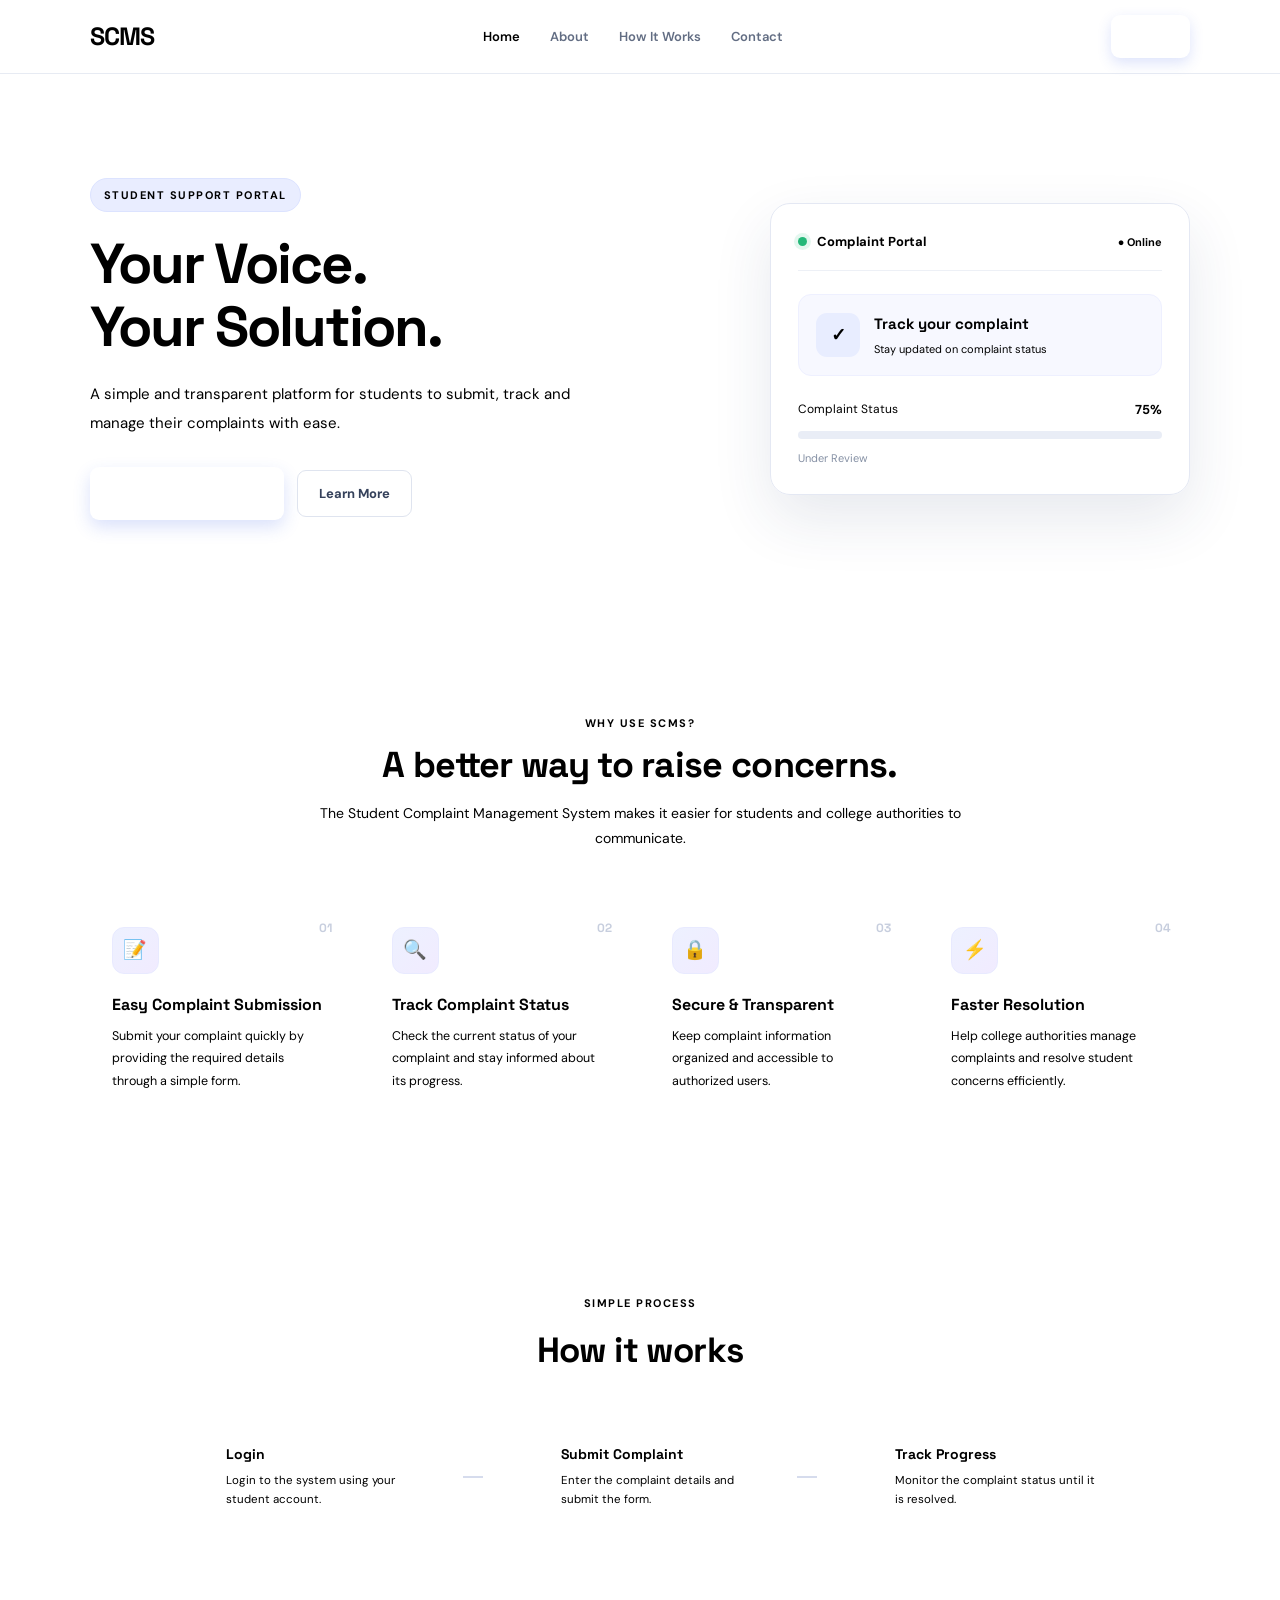
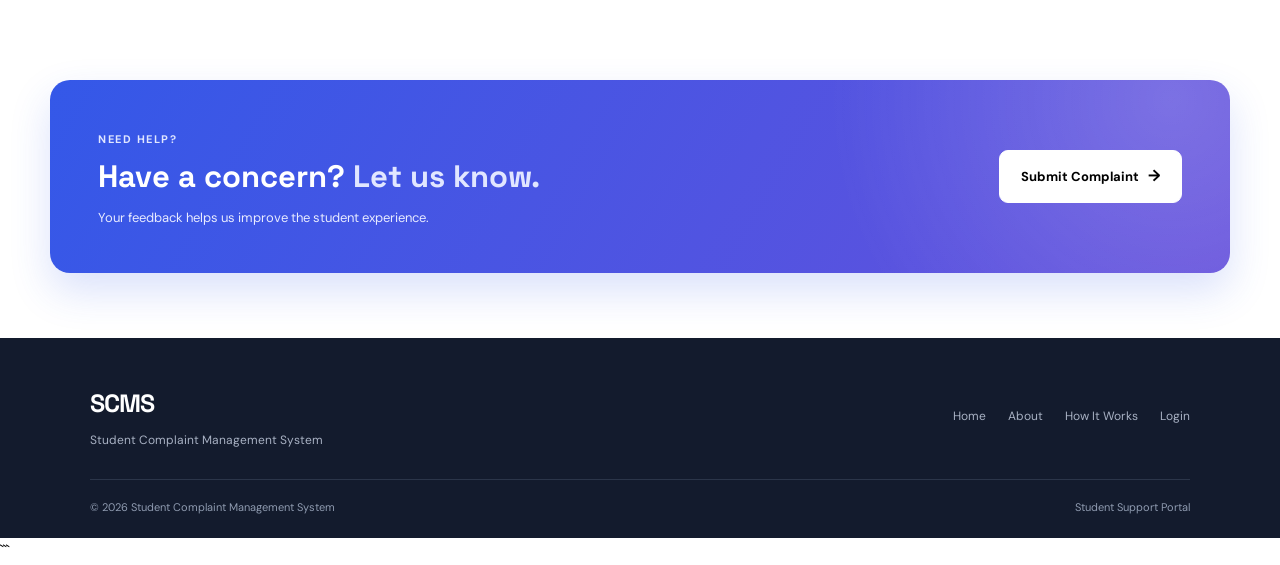
<file: index.html>
<!DOCTYPE html>
<html lang="en">
<head>
    <meta charset="UTF-8">
    <meta name="viewport" content="width=device-width, initial-scale=1.0">

    <title>Student Complaint Management System</title>

    <link rel="stylesheet" href="style.css">

    <link rel="preconnect" href="https://fonts.googleapis.com">
    <link rel="preconnect" href="https://fonts.gstatic.com" crossorigin>

    <link href="https://fonts.googleapis.com/css2?family=DM+Sans:wght@400;500;600;700&family=Space+Grotesk:wght@500;600;700&display=swap" rel="stylesheet">
</head>

<body>

    <!-- NAVBAR -->
    <header class="navbar">

        <div class="logo">
            SCMS
        </div>

        <nav class="nav-links">
            <a href="index.html" class="active">Home</a>
            <a href="#about">About</a>
            <a href="#process">How It Works</a>
            <a href="#contact">Contact</a>
        </nav>

        <a href="login.html" class="login-btn">
            Login
        </a>

    </header>


    <!-- HERO SECTION -->
    <section class="hero">

        <div class="hero-content">

            <span class="hero-label">
                STUDENT SUPPORT PORTAL
            </span>

            <h1>
                Your Voice.
                <span>Your Solution.</span>
            </h1>

            <p>
                A simple and transparent platform for students to
                submit, track and manage their complaints with ease.
            </p>

            <div class="hero-buttons">

                <a href="complaint.html" class="primary-btn">
                    Submit a Complaint
                    <span>→</span>
                </a>

                <a href="#process" class="secondary-btn">
                    Learn More
                </a>

            </div>

        </div>


        <!-- HERO CARD -->
        <div class="hero-card">

            <div class="card-header">
                <div class="status-dot"></div>
                <span>Complaint Portal</span>
                <span class="online">● Online</span>
            </div>

            <div class="complaint-preview">

                <div class="preview-icon">
                    ✓
                </div>

                <div>
                    <h3>Track your complaint</h3>
                    <p>Stay updated on complaint status</p>
                </div>

            </div>

            <div class="progress-section">

                <div class="progress-label">
                    <span>Complaint Status</span>
                    <strong>75%</strong>
                </div>

                <div class="progress-bar">
                    <div class="progress"></div>
                </div>

                <small>Under Review</small>

            </div>

        </div>

    </section>


    <!-- FEATURES -->
    <section class="features-section" id="about">

        <div class="section-heading">

            <span class="section-label">
                WHY USE SCMS?
            </span>

            <h2>
                A better way to
                <span>raise concerns.</span>
            </h2>

            <p>
                The Student Complaint Management System makes it easier
                for students and college authorities to communicate.
            </p>

        </div>


        <div class="feature-grid">

            <div class="feature-card">

                <div class="feature-number">01</div>

                <div class="feature-icon">
                    📝
                </div>

                <h3>Easy Complaint Submission</h3>

                <p>
                    Submit your complaint quickly by providing
                    the required details through a simple form.
                </p>

            </div>


            <div class="feature-card">

                <div class="feature-number">02</div>

                <div class="feature-icon">
                    🔍
                </div>

                <h3>Track Complaint Status</h3>

                <p>
                    Check the current status of your complaint
                    and stay informed about its progress.
                </p>

            </div>


            <div class="feature-card">

                <div class="feature-number">03</div>

                <div class="feature-icon">
                    🔒
                </div>

                <h3>Secure & Transparent</h3>

                <p>
                    Keep complaint information organized and
                    accessible to authorized users.
                </p>

            </div>


            <div class="feature-card">

                <div class="feature-number">04</div>

                <div class="feature-icon">
                    ⚡
                </div>

                <h3>Faster Resolution</h3>

                <p>
                    Help college authorities manage complaints
                    and resolve student concerns efficiently.
                </p>

            </div>

        </div>

    </section>


    <!-- HOW IT WORKS -->
    <section class="process-section" id="process">

        <div class="process-heading">

            <span class="section-label">
                SIMPLE PROCESS
            </span>

            <h2>
                How it works
            </h2>

        </div>


        <div class="steps">

            <div class="step">

                <div class="step-number">
                    01
                </div>

                <div>
                    <h3>Login</h3>

                    <p>
                        Login to the system using your student account.
                    </p>
                </div>

            </div>


            <div class="step-line"></div>


            <div class="step">

                <div class="step-number">
                    02
                </div>

                <div>
                    <h3>Submit Complaint</h3>

                    <p>
                        Enter the complaint details and submit the form.
                    </p>
                </div>

            </div>


            <div class="step-line"></div>


            <div class="step">

                <div class="step-number">
                    03
                </div>

                <div>
                    <h3>Track Progress</h3>

                    <p>
                        Monitor the complaint status until it is resolved.
                    </p>
                </div>

            </div>

        </div>

    </section>


    <!-- CTA -->
    <section class="cta-section">

        <div>

            <span class="section-label">
                NEED HELP?
            </span>

            <h2>
                Have a concern?
                <span>Let us know.</span>
            </h2>

            <p>
                Your feedback helps us improve the student experience.
            </p>

        </div>

        <a href="complaint.html" class="primary-btn">
            Submit Complaint
            <span>→</span>
        </a>

    </section>


    <!-- FOOTER -->
    <footer id="contact">

        <div class="footer-content">

            <div class="footer-brand">

                <div class="logo">
                    SCMS
                </div>

                <p>
                    Student Complaint Management System
                </p>

            </div>


            <div class="footer-links">

                <a href="index.html">Home</a>
                <a href="#about">About</a>
                <a href="#process">How It Works</a>
                <a href="login.html">Login</a>

            </div>

        </div>


        <div class="footer-bottom">
            <span>© 2026 Student Complaint Management System</span>
            <span>Student Support Portal</span>
        </div>

    </footer>


    <script src="script.js"></script>

</body>
</html>
```
</file>
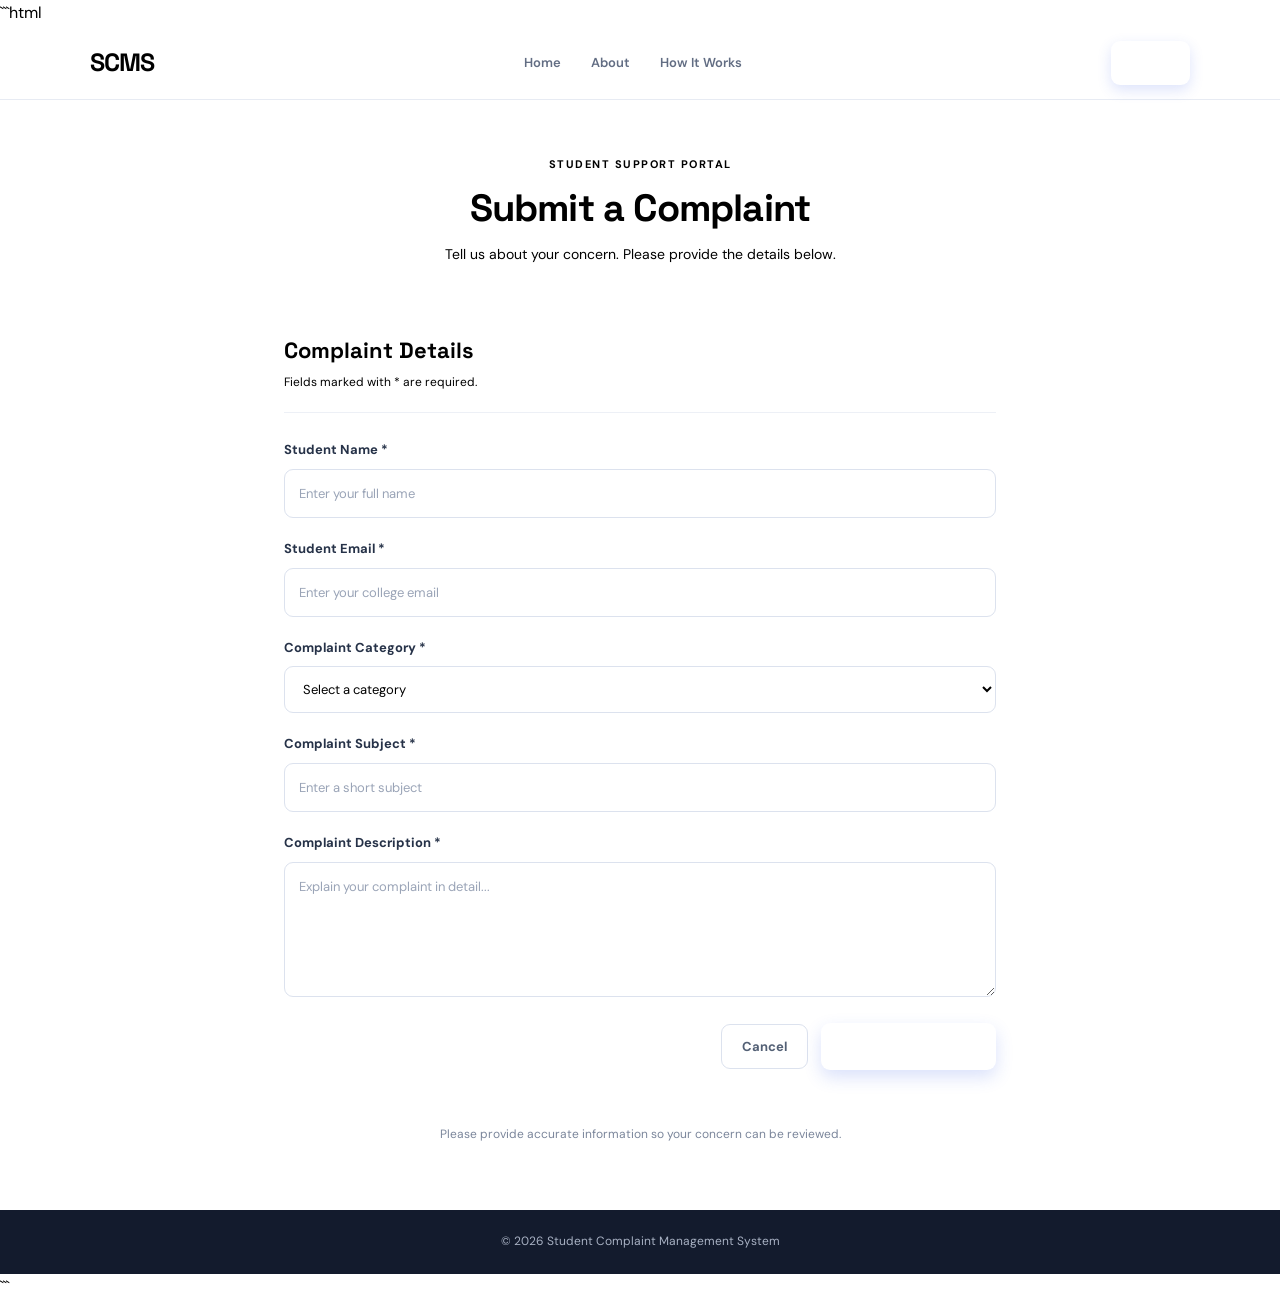
<file: complaint.html>
```html
<!DOCTYPE html>
<html lang="en">
<head>
    <meta charset="UTF-8">
    <meta name="viewport" content="width=device-width, initial-scale=1.0">

    <title>Submit Complaint | SCMS</title>

    <link rel="stylesheet" href="style.css">

    <link rel="preconnect" href="https://fonts.googleapis.com">
    <link rel="preconnect" href="https://fonts.gstatic.com" crossorigin>
    <link href="https://fonts.googleapis.com/css2?family=DM+Sans:wght@400;500;600;700&family=Space+Grotesk:wght@500;600;700&display=swap" rel="stylesheet">
</head>

<body>

    <header class="navbar">
        <div class="logo">SCMS</div>

        <nav class="nav-links">
            <a href="index.html">Home</a>
            <a href="index.html#about">About</a>
            <a href="index.html#process">How It Works</a>
        </nav>

        <a href="login.html" class="login-btn">Login</a>
    </header>

    <main class="complaint-page">

        <div class="complaint-heading">
            <span class="section-label">STUDENT SUPPORT PORTAL</span>
            <h1>Submit a Complaint</h1>
            <p>Tell us about your concern. Please provide the details below.</p>
        </div>

        <section class="complaint-form-card">

            <div class="form-intro">
                <h2>Complaint Details</h2>
                <p>Fields marked with * are required.</p>
            </div>

            <form id="complaintForm">

                <div class="form-group">
                    <label for="studentName">Student Name *</label>
                    <input
                        type="text"
                        id="studentName"
                        name="studentName"
                        placeholder="Enter your full name"
                        required
                    >
                </div>

                <div class="form-group">
                    <label for="studentEmail">Student Email *</label>
                    <input
                        type="email"
                        id="studentEmail"
                        name="studentEmail"
                        placeholder="Enter your college email"
                        required
                    >
                </div>

                <div class="form-group">
                    <label for="category">Complaint Category *</label>
                    <select id="category" name="category" required>
                        <option value="">Select a category</option>
                        <option value="Academic">Academic</option>
                        <option value="Examination">Examination</option>
                        <option value="Fees">Fees and Payments</option>
                        <option value="Facilities">College Facilities</option>
                        <option value="Staff">Staff Related</option>
                        <option value="Other">Other</option>
                    </select>
                </div>

                <div class="form-group">
                    <label for="subject">Complaint Subject *</label>
                    <input
                        type="text"
                        id="subject"
                        name="subject"
                        placeholder="Enter a short subject"
                        required
                    >
                </div>

                <div class="form-group">
                    <label for="description">Complaint Description *</label>
                    <textarea
                        id="description"
                        name="description"
                        rows="5"
                        placeholder="Explain your complaint in detail..."
                        required
                    ></textarea>
                </div>

                <div id="formMessage" class="form-message" role="status"></div>

                <div class="form-actions">
                    <a href="index.html" class="form-cancel-btn">Cancel</a>
                    <button type="submit" class="primary-btn">
                        Submit Complaint →
                    </button>
                </div>

            </form>
        </section>

        <p class="privacy-note">
            Please provide accurate information so your concern can be reviewed.
        </p>

    </main>

    <footer class="complaint-footer">
        © 2026 Student Complaint Management System
    </footer>

    <script src="script.js"></script>

</body>
</html>
```
</file>
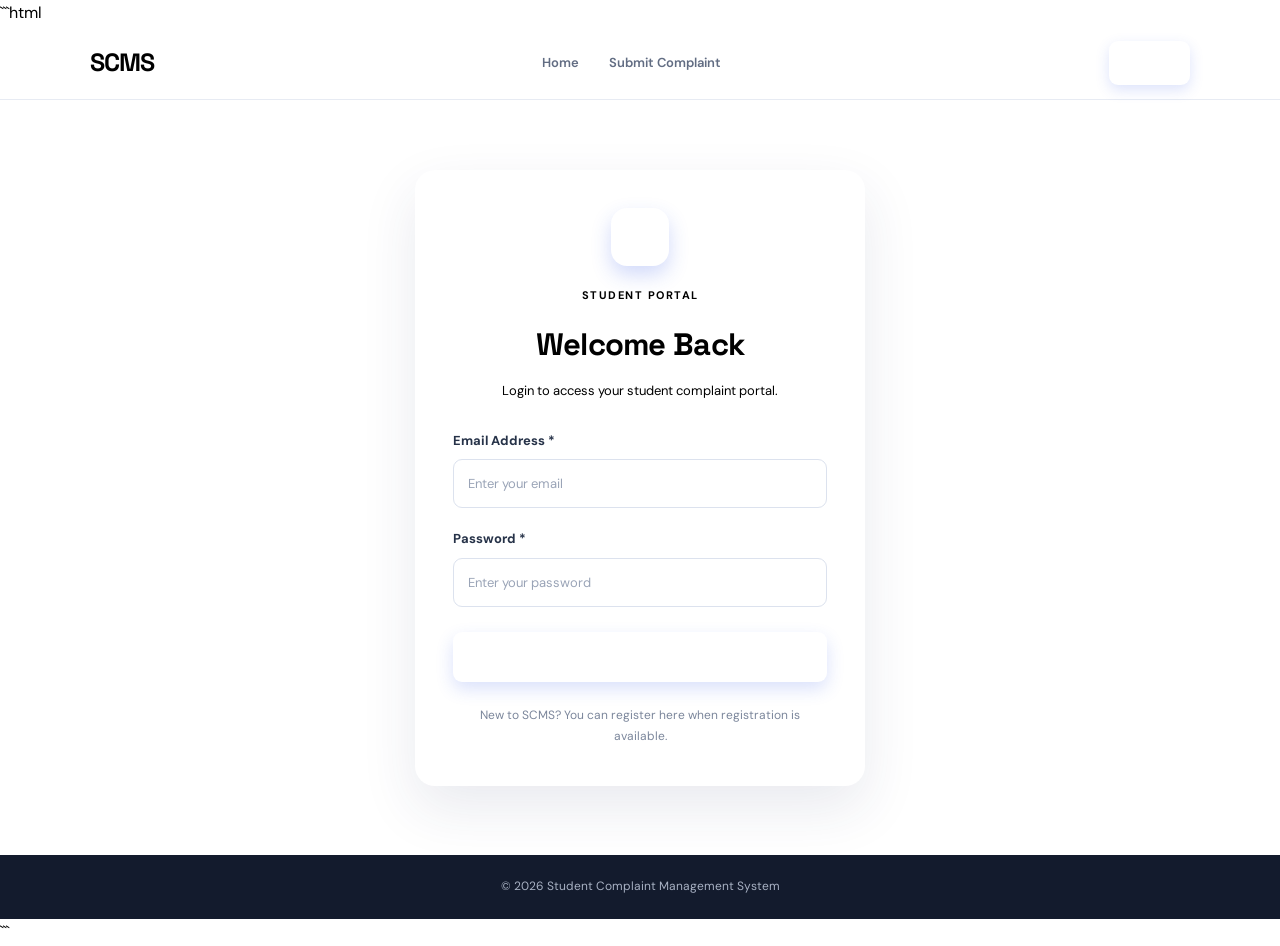
<file: login.html>
```html
<!DOCTYPE html>
<html lang="en">
<head>
    <meta charset="UTF-8">
    <meta name="viewport" content="width=device-width, initial-scale=1.0">

    <title>Student Login | SCMS</title>

    <link rel="stylesheet" href="style.css">

    <link rel="preconnect" href="https://fonts.googleapis.com">
    <link rel="preconnect" href="https://fonts.gstatic.com" crossorigin>

    <link href="https://fonts.googleapis.com/css2?family=DM+Sans:wght@400;500;600;700&family=Space+Grotesk:wght@500;600;700&display=swap" rel="stylesheet">
</head>

<body>

    <header class="navbar">
        <a href="index.html" class="logo">SCMS</a>

        <nav class="nav-links">
            <a href="index.html">Home</a>
            <a href="complaint.html">Submit Complaint</a>
        </nav>

        <a href="index.html" class="login-btn">Home</a>
    </header>

    <main class="login-page">

        <section class="login-card">

            <div class="login-icon">SC</div>

            <span class="section-label">STUDENT PORTAL</span>

            <h1>Welcome Back</h1>

            <p class="login-description">
                Login to access your student complaint portal.
            </p>

            <form id="loginForm">

                <div class="form-group">
                    <label for="loginEmail">Email Address *</label>
                    <input
                        type="email"
                        id="loginEmail"
                        name="email"
                        placeholder="Enter your email"
                        required
                    >
                </div>

                <div class="form-group">
                    <label for="loginPassword">Password *</label>
                    <input
                        type="password"
                        id="loginPassword"
                        name="password"
                        placeholder="Enter your password"
                        required
                        minlength="6"
                    >
                </div>

                <div id="loginMessage" class="form-message" role="status"></div>

                <button type="submit" class="primary-btn login-submit">
                    Login to Account →
                </button>

            </form>

            <p class="login-note">
                New to SCMS? You can register here when registration is available.
            </p>

        </section>

    </main>

    <footer class="complaint-footer">
        © 2026 Student Complaint Management System
    </footer>

    <script src="script.js"></script>

</body>
</html>
```
</file>
<file: style.css>
```css
/* ==========================================
   SCMS - PREMIUM COMPLETE STYLESHEET
   Student Complaint Management System
========================================== */

/* RESET */

:root {
    --primary: #3458e8;
    --primary-dark: #2442c4;
    --primary-light: #edf1ff;
    --purple: #7555e8;
    --text: #172033;
    --muted: #6e7890;
    --border: #e5e9f2;
    --surface: #ffffff;
    --background: #f6f8fd;
    --success: #168653;
    --shadow: 0 15px 40px rgba(35, 51, 100, 0.08);
    --radius: 16px;
}

* {
    margin: 0;
    padding: 0;
    box-sizing: border-box;
}

html {
    scroll-behavior: smooth;
    scroll-padding-top: 90px;
}

body {
    font-family: "DM Sans", sans-serif;
    color: var(--text);
    background: var(--background);
    line-height: 1.65;
    -webkit-font-smoothing: antialiased;
}

a {
    color: inherit;
    text-decoration: none;
}

button,
input,
select,
textarea {
    font: inherit;
}

button,
a {
    -webkit-tap-highlight-color: transparent;
}

button {
    cursor: pointer;
}

img {
    display: block;
    max-width: 100%;
}


/* ==========================================
   NAVBAR
========================================== */

.navbar {
    position: sticky;
    top: 0;
    z-index: 1000;

    width: 100%;
    min-height: 74px;
    padding: 12px 7%;

    display: flex;
    align-items: center;
    justify-content: space-between;
    gap: 22px;

    background: rgba(255, 255, 255, 0.94);
    border-bottom: 1px solid rgba(229, 233, 242, 0.9);
    backdrop-filter: blur(16px);
    -webkit-backdrop-filter: blur(16px);
}

.logo {
    flex-shrink: 0;
    font-family: "Space Grotesk", sans-serif;
    font-size: 25px;
    font-weight: 700;
    letter-spacing: -1px;
    color: var(--primary);
}

.nav-links {
    display: flex;
    align-items: center;
    justify-content: center;
    gap: 30px;
}

.nav-links a {
    position: relative;
    color: #626d83;
    font-size: 13px;
    font-weight: 600;
    transition: color 0.25s ease;
}

.nav-links a:hover,
.nav-links a.active {
    color: var(--primary);
}

.nav-links a.active::after {
    content: "";
    position: absolute;
    bottom: -10px;
    left: 50%;
    width: 5px;
    height: 5px;
    background: var(--primary);
    border-radius: 50%;
    transform: translateX(-50%);
}

.login-btn {
    display: inline-flex;
    align-items: center;
    justify-content: center;
    flex-shrink: 0;

    padding: 10px 21px;

    color: #ffffff;
    background: linear-gradient(135deg, var(--primary), var(--purple));
    border: 1px solid transparent;
    border-radius: 9px;

    font-size: 13px;
    font-weight: 700;

    box-shadow: 0 5px 14px rgba(52, 88, 232, 0.17);
    transition: transform 0.25s ease, box-shadow 0.25s ease;
}

.login-btn:hover {
    transform: translateY(-2px);
    box-shadow: 0 9px 20px rgba(52, 88, 232, 0.25);
}


/* ==========================================
   SHARED LABELS AND BUTTONS
========================================== */

.hero-label,
.section-label {
    display: inline-block;
    color: var(--primary);
    font-size: 11px;
    font-weight: 700;
    letter-spacing: 1.5px;
}

.primary-btn,
.secondary-btn {
    display: inline-flex;
    align-items: center;
    justify-content: center;
    gap: 9px;

    padding: 12px 21px;

    border-radius: 9px;
    font-size: 13px;
    font-weight: 700;
    text-align: center;

    transition:
        transform 0.25s ease,
        background 0.25s ease,
        box-shadow 0.25s ease,
        border-color 0.25s ease;
}

.primary-btn {
    color: #ffffff;
    background: linear-gradient(135deg, var(--primary), var(--purple));
    border: 1px solid transparent;
    box-shadow: 0 7px 17px rgba(52, 88, 232, 0.18);
}

.primary-btn:hover {
    transform: translateY(-2px);
    box-shadow: 0 11px 23px rgba(52, 88, 232, 0.25);
}

.secondary-btn {
    color: #35415b;
    background: #ffffff;
    border: 1px solid #dfe4ef;
}

.secondary-btn:hover {
    color: var(--primary);
    border-color: #aebdf9;
    transform: translateY(-2px);
}

.primary-btn span {
    font-size: 16px;
}


/* ==========================================
   HOME - HERO SECTION
========================================== */

.hero {
    min-height: 550px;
    padding: 82px 7%;

    display: grid;
    grid-template-columns: minmax(0, 1.1fr) minmax(0, 0.9fr);
    align-items: center;
    gap: 58px;

    background:
        radial-gradient(
            ellipse at 85% 20%,
            rgba(117, 85, 232, 0.12),
            transparent 32%
        ),
        radial-gradient(
            ellipse at 5% 85%,
            rgba(52, 88, 232, 0.07),
            transparent 30%
        ),
        var(--background);
}

.hero-content {
    max-width: 620px;
}

.hero-label {
    margin-bottom: 20px;
    padding: 7px 13px;
    background: #e9edff;
    border: 1px solid #dce3ff;
    border-radius: 30px;
}

.hero h1 {
    margin-bottom: 22px;

    color: var(--text);
    font-family: "Space Grotesk", sans-serif;
    font-size: clamp(38px, 4.4vw, 59px);
    font-weight: 700;
    line-height: 1.12;
    letter-spacing: -2px;
}

.hero h1 span {
    display: block;
    color: var(--primary);
}

.hero-content > p {
    max-width: 520px;
    margin-bottom: 30px;
    color: var(--muted);
    font-size: 15px;
    line-height: 1.9;
}

.hero-buttons {
    display: flex;
    align-items: center;
    flex-wrap: wrap;
    gap: 13px;
}


/* ==========================================
   HOME - HERO STATUS CARD
========================================== */

.hero-card {
    width: 100%;
    max-width: 420px;
    margin-left: auto;
    padding: 27px;

    background: rgba(255, 255, 255, 0.96);
    border: 1px solid #e4e8f3;
    border-radius: 20px;

    box-shadow: 0 24px 60px rgba(35, 51, 100, 0.11);
    transition: transform 0.3s ease, box-shadow 0.3s ease;
}

.hero-card:hover {
    transform: translateY(-4px);
    box-shadow: 0 30px 65px rgba(35, 51, 100, 0.14);
}

.card-header {
    display: flex;
    align-items: center;
    gap: 10px;
    padding-bottom: 18px;
    border-bottom: 1px solid #edf0f6;
    font-size: 13px;
    font-weight: 700;
}

.status-dot {
    width: 9px;
    height: 9px;
    flex-shrink: 0;
    background: #25b879;
    border-radius: 50%;
    box-shadow: 0 0 0 4px rgba(37, 184, 121, 0.12);
}

.online {
    margin-left: auto;
    color: var(--success);
    font-size: 11px;
    font-weight: 700;
}

.complaint-preview {
    display: flex;
    align-items: center;
    gap: 14px;
    margin: 23px 0;
    padding: 17px;
    background: #f7f8ff;
    border: 1px solid #eef0ff;
    border-radius: 13px;
}

.preview-icon {
    width: 44px;
    height: 44px;
    flex-shrink: 0;

    display: flex;
    align-items: center;
    justify-content: center;

    color: var(--primary);
    background: #e8edff;
    border-radius: 11px;

    font-size: 18px;
    font-weight: 700;
}

.complaint-preview h3 {
    margin-bottom: 3px;
    font-family: "Space Grotesk", sans-serif;
    font-size: 15px;
}

.complaint-preview p {
    color: var(--muted);
    font-size: 11px;
}

.progress-section {
    margin-top: 5px;
}

.progress-label {
    display: flex;
    align-items: center;
    justify-content: space-between;
    margin-bottom: 10px;
    color: var(--muted);
    font-size: 12px;
}

.progress-label strong {
    color: var(--primary);
    font-size: 13px;
}

.progress-bar {
    width: 100%;
    height: 8px;
    overflow: hidden;
    background: #e9edf6;
    border-radius: 20px;
}

.progress {
    width: 75%;
    height: 100%;
    background: linear-gradient(90deg, var(--primary), var(--purple));
    border-radius: 20px;
}

.progress-section small {
    display: block;
    margin-top: 10px;
    color: #8590a4;
    font-size: 11px;
}


/* ==========================================
   HOME - FEATURES
========================================== */

.features-section {
    padding: 85px 7%;
    background: #ffffff;
}

.section-heading {
    max-width: 670px;
    margin: 0 auto 48px;
    text-align: center;
}

.section-heading .section-label {
    margin-bottom: 11px;
}

.section-heading h2 {
    margin-bottom: 13px;
    font-family: "Space Grotesk", sans-serif;
    font-size: clamp(28px, 3vw, 36px);
    line-height: 1.25;
    letter-spacing: -0.7px;
}

.section-heading h2 span {
    color: var(--primary);
}

.section-heading p {
    color: var(--muted);
    font-size: 14px;
    line-height: 1.8;
}

.feature-grid {
    max-width: 1180px;
    margin: auto;
    display: grid;
    grid-template-columns: repeat(4, minmax(0, 1fr));
    gap: 19px;
}

.feature-card {
    position: relative;
    padding: 27px 22px;
    overflow: hidden;

    background: #ffffff;
    border: 1px solid var(--border);
    border-radius: 15px;

    transition:
        transform 0.3s ease,
        border-color 0.3s ease,
        box-shadow 0.3s ease;
}

.feature-card::before {
    content: "";
    position: absolute;
    top: 0;
    left: 0;
    width: 0;
    height: 3px;
    background: linear-gradient(90deg, var(--primary), var(--purple));
    transition: width 0.3s ease;
}

.feature-card:hover {
    transform: translateY(-6px);
    border-color: #d4dcfa;
    box-shadow: 0 17px 35px rgba(35, 51, 100, 0.09);
}

.feature-card:hover::before {
    width: 100%;
}

.feature-number {
    position: absolute;
    top: 19px;
    right: 19px;
    color: #c7cede;
    font-family: "Space Grotesk", sans-serif;
    font-size: 12px;
    font-weight: 700;
}

.feature-icon {
    width: 47px;
    height: 47px;
    margin-bottom: 20px;

    display: flex;
    align-items: center;
    justify-content: center;

    background: linear-gradient(135deg, #edf1ff, #f1ebff);
    border: 1px solid #e8eaff;
    border-radius: 12px;

    font-size: 19px;
}

.feature-card h3 {
    margin-bottom: 9px;
    font-family: "Space Grotesk", sans-serif;
    font-size: 16px;
    line-height: 1.4;
}

.feature-card p {
    color: var(--muted);
    font-size: 12.5px;
    line-height: 1.8;
}


/* ==========================================
   HOME - HOW IT WORKS
========================================== */

.process-section {
    padding: 85px 7%;
    background: var(--background);
}

.process-heading {
    margin-bottom: 45px;
    text-align: center;
}

.process-heading .section-label {
    margin-bottom: 9px;
}

.process-heading h2 {
    font-family: "Space Grotesk", sans-serif;
    font-size: clamp(28px, 3vw, 35px);
    letter-spacing: -0.6px;
}

.steps {
    max-width: 960px;
    margin: auto;
    display: flex;
    align-items: center;
    justify-content: center;
    gap: 12px;
}

.step {
    flex: 1;
    min-width: 0;

    display: flex;
    align-items: flex-start;
    gap: 13px;

    padding: 20px 16px;

    background: #ffffff;
    border: 1px solid var(--border);
    border-radius: 14px;

    transition: transform 0.25s ease, box-shadow 0.25s ease;
}

.step:hover {
    transform: translateY(-4px);
    box-shadow: 0 12px 28px rgba(35, 51, 100, 0.08);
}

.step-number {
    width: 37px;
    height: 37px;
    flex-shrink: 0;

    display: flex;
    align-items: center;
    justify-content: center;

    color: #ffffff;
    background: linear-gradient(135deg, var(--primary), var(--purple));
    border-radius: 11px;

    font-family: "Space Grotesk", sans-serif;
    font-size: 12px;
    font-weight: 700;
}

.step h3 {
    margin-bottom: 6px;
    font-family: "Space Grotesk", sans-serif;
    font-size: 14px;
    line-height: 1.45;
}

.step p {
    color: var(--muted);
    font-size: 11.5px;
    line-height: 1.7;
}

.step-line {
    width: 20px;
    height: 2px;
    flex-shrink: 0;
    background: #d6dced;
}


/* ==========================================
   HOME - CTA SECTION
========================================== */

.cta-section {
    max-width: 1180px;
    margin: 65px auto;
    padding: 45px 48px;

    display: flex;
    align-items: center;
    justify-content: space-between;
    gap: 30px;

    background:
        radial-gradient(
            circle at 95% 10%,
            rgba(255, 255, 255, 0.18),
            transparent 30%
        ),
        linear-gradient(120deg, #3458e8, #6551dc);

    border-radius: 20px;
    box-shadow: 0 18px 40px rgba(52, 88, 232, 0.18);
}

.cta-section .section-label {
    margin-bottom: 8px;
    color: #e0e6ff;
}

.cta-section h2 {
    margin-bottom: 9px;
    color: #ffffff;
    font-family: "Space Grotesk", sans-serif;
    font-size: clamp(24px, 3vw, 31px);
    line-height: 1.35;
}

.cta-section h2 span {
    color: #e1e6ff;
}

.cta-section p {
    color: #e8ebff;
    font-size: 13px;
}

.cta-section .primary-btn {
    flex-shrink: 0;
    color: var(--primary);
    background: #ffffff;
    border-color: #ffffff;
    box-shadow: none;
}

.cta-section .primary-btn:hover {
    background: #f1f3ff;
}


/* ==========================================
   HOME - FOOTER
========================================== */

footer {
    padding: 45px 7% 22px;
    background: #131b2d;
    color: #ffffff;
}

.footer-content {
    max-width: 1180px;
    margin: auto;
    padding-bottom: 28px;

    display: flex;
    align-items: center;
    justify-content: space-between;
    gap: 28px;

    border-bottom: 1px solid #2b3549;
}

.footer-brand .logo {
    margin-bottom: 7px;
    color: #ffffff;
}

.footer-brand p {
    color: #a8b1c3;
    font-size: 12px;
}

.footer-links {
    display: flex;
    flex-wrap: wrap;
    gap: 22px;
}

.footer-links a {
    color: #a8b1c3;
    font-size: 12px;
    transition: color 0.2s ease;
}

.footer-links a:hover {
    color: #ffffff;
}

.footer-bottom {
    max-width: 1180px;
    margin: 18px auto 0;
    display: flex;
    align-items: center;
    justify-content: space-between;
    gap: 12px;
    color: #8f9bb0;
    font-size: 11px;
}


/* ==========================================
   SHARED FORM STYLES
========================================== */

.form-group {
    margin-bottom: 20px;
}

.form-group label {
    display: block;
    margin-bottom: 8px;
    color: #263248;
    font-size: 13px;
    font-weight: 700;
}

.form-group input,
.form-group select,
.form-group textarea {
    display: block;
    width: 100%;
    min-width: 0;
    padding: 13px 14px;

    color: var(--text);
    background: #ffffff;
    border: 1px solid #dce2ee;
    border-radius: 9px;

    font-family: "DM Sans", sans-serif;
    font-size: 13px;

    outline: none;

    transition:
        border-color 0.2s ease,
        box-shadow 0.2s ease,
        background 0.2s ease;
}

.form-group input:hover,
.form-group select:hover,
.form-group textarea:hover {
    border-color: #bdc8e5;
}

.form-group input:focus,
.form-group select:focus,
.form-group textarea:focus {
    border-color: var(--primary);
    box-shadow: 0 0 0 4px rgba(52, 88, 232, 0.10);
}

.form-group input::placeholder,
.form-group textarea::placeholder {
    color: #9aa4b7;
}

.form-group textarea {
    min-height: 125px;
    resize: vertical;
}

.form-group select {
    cursor: pointer;
}

.form-message {
    display: none;
    margin-bottom: 17px;
    padding: 12px 14px;
    border-radius: 9px;
    font-size: 13px;
    line-height: 1.6;
}


/* ==========================================
   COMPLAINT FORM PAGE
========================================== */

.complaint-page {
    width: 90%;
    max-width: 780px;
    margin: 55px auto 65px;
}

.complaint-heading {
    margin-bottom: 32px;
    text-align: center;
}

.complaint-heading h1 {
    margin: 11px 0;
    color: var(--text);
    font-family: "Space Grotesk", sans-serif;
    font-size: clamp(30px, 4vw, 38px);
    line-height: 1.25;
    letter-spacing: -0.8px;
}

.complaint-heading p {
    color: var(--muted);
    font-size: 14px;
}

.complaint-form-card {
    padding: 34px;
    background: #ffffff;
    border: 1px solid var(--border);
    border-radius: 18px;
    box-shadow: var(--shadow);
}

.form-intro {
    margin-bottom: 26px;
    padding-bottom: 19px;
    border-bottom: 1px solid #edf0f6;
}

.form-intro h2 {
    margin-bottom: 5px;
    font-family: "Space Grotesk", sans-serif;
    font-size: 22px;
}

.form-intro p {
    color: var(--muted);
    font-size: 12px;
}

.form-actions {
    margin-top: 26px;
    display: flex;
    align-items: center;
    justify-content: flex-end;
    gap: 13px;
}

.form-cancel-btn {
    display: inline-flex;
    align-items: center;
    justify-content: center;
    padding: 11px 20px;

    color: #536075;
    background: #ffffff;
    border: 1px solid #dce2ee;
    border-radius: 9px;

    font-size: 13px;
    font-weight: 700;

    transition: background 0.2s ease, border-color 0.2s ease;
}

.form-cancel-btn:hover {
    background: #f5f7fc;
    border-color: #c6cee0;
}

.form-actions button {
    font-family: "DM Sans", sans-serif;
}

.privacy-note {
    margin-top: 21px;
    text-align: center;
    color: #7b869b;
    font-size: 12px;
}

.complaint-footer {
    padding: 22px;
    color: #a8b1c3;
    background: #131b2d;
    text-align: center;
    font-size: 12px;
}


/* ==========================================
   LOGIN PAGE
========================================== */

.login-page {
    min-height: calc(100vh - 145px);
    padding: 60px 20px;

    display: flex;
    align-items: center;
    justify-content: center;

    background:
        radial-gradient(
            circle at 15% 20%,
            rgba(52, 88, 232, 0.10),
            transparent 30%
        ),
        radial-gradient(
            circle at 85% 80%,
            rgba(117, 85, 232, 0.10),
            transparent 30%
        ),
        var(--background);
}

.login-card {
    width: 100%;
    max-width: 450px;
    padding: 38px;

    text-align: center;

    background: #ffffff;
    border: 1px solid var(--border);
    border-radius: 20px;

    box-shadow: 0 22px 55px rgba(35, 51, 100, 0.10);
}

.login-icon {
    width: 58px;
    height: 58px;
    margin: 0 auto 20px;

    display: flex;
    align-items: center;
    justify-content: center;

    color: #ffffff;
    background: linear-gradient(135deg, var(--primary), var(--purple));
    border-radius: 16px;

    font-family: "Space Grotesk", sans-serif;
    font-size: 18px;
    font-weight: 700;

    box-shadow: 0 9px 20px rgba(52, 88, 232, 0.22);
}

.login-card > .section-label {
    margin-bottom: 5px;
}

.login-card h1 {
    margin: 10px 0;
    color: var(--text);
    font-family: "Space Grotesk", sans-serif;
    font-size: 31px;
    letter-spacing: -0.7px;
}

.login-description {
    margin-bottom: 28px;
    color: var(--muted);
    font-size: 13px;
}

.login-card form {
    text-align: left;
}

.login-submit {
    width: 100%;
    margin-top: 5px;
    padding: 13px 18px;
}

.login-note {
    margin-top: 23px;
    color: #7b869b;
    font-size: 12px;
    line-height: 1.8;
}


/* ==========================================
   TABLET RESPONSIVE
========================================== */

@media (max-width: 1000px) {
    .navbar {
        padding-left: 5%;
        padding-right: 5%;
    }

    .nav-links {
        gap: 18px;
    }

    .hero {
        padding-left: 5%;
        padding-right: 5%;
        gap: 32px;
    }

    .hero h1 {
        font-size: 44px;
    }

    .feature-grid {
        grid-template-columns: repeat(2, minmax(0, 1fr));
    }

    .steps {
        gap: 8px;
    }

    .step {
        padding: 16px 12px;
    }

    .step-line {
        width: 10px;
    }

    .cta-section {
        margin-left: 5%;
        margin-right: 5%;
        padding: 35px;
    }
}


/* ==========================================
   MOBILE RESPONSIVE
========================================== */

@media (max-width: 700px) {
    .navbar {
        min-height: 65px;
        padding: 12px 5%;
        flex-wrap: wrap;
        gap: 12px;
    }

    .logo {
        font-size: 23px;
    }

    .nav-links {
        order: 3;
        width: 100%;
        justify-content: center;
        flex-wrap: wrap;
        gap: 17px;
    }

    .nav-links a {
        font-size: 12px;
    }

    .login-btn {
        padding: 9px 15px;
    }

    .hero {
        min-height: auto;
        padding: 55px 5%;
        grid-template-columns: minmax(0, 1fr);
        gap: 35px;
    }

    .hero-content {
        max-width: 550px;
        margin: auto;
        text-align: center;
    }

    .hero h1 {
        font-size: 40px;
        letter-spacing: -1px;
    }

    .hero-content > p {
        margin-left: auto;
        margin-right: auto;
        font-size: 14px;
    }

    .hero-buttons {
        justify-content: center;
    }

    .hero-card {
        max-width: 430px;
        margin: auto;
    }

    .features-section,
    .process-section {
        padding: 60px 5%;
    }

    .section-heading {
        margin-bottom: 34px;
    }

    .section-heading h2,
    .process-heading h2 {
        font-size: 29px;
    }

    .feature-grid {
        grid-template-columns: repeat(2, minmax(0, 1fr));
        gap: 14px;
    }

    .feature-card {
        padding: 22px 17px;
    }

    .feature-card h3 {
        font-size: 14px;
    }

    .feature-card p {
        font-size: 12px;
    }

    .steps {
        max-width: 440px;
        flex-direction: column;
        gap: 10px;
    }

    .step {
        width: 100%;
        padding: 17px;
    }

    .step-line {
        width: 2px;
        height: 18px;
    }

    .cta-section {
        margin: 35px 5%;
        padding: 30px 23px;
        flex-direction: column;
        align-items: flex-start;
        gap: 22px;
    }

    .cta-section h2 {
        font-size: 26px;
    }

    .footer-content {
        align-items: flex-start;
        flex-direction: column;
    }

    .footer-links {
        gap: 16px;
    }

    .footer-bottom {
        flex-direction: column;
        text-align: center;
    }

    .complaint-page {
        margin-top: 36px;
    }

    .complaint-form-card {
        padding: 26px 22px;
    }

    .login-page {
        min-height: auto;
        padding: 45px 18px;
    }

    .login-card {
        padding: 30px 24px;
    }
}


/* ==========================================
   SMALL MOBILE
========================================== */

@media (max-width: 430px) {
    .nav-links {
        gap: 12px;
    }

    .nav-links a {
        font-size: 11px;
    }

    .hero h1 {
        font-size: 34px;
    }

    .hero-buttons {
        flex-direction: column;
        align-items: stretch;
    }

    .hero-buttons .primary-btn,
    .hero-buttons .secondary-btn {
        width: 100%;
    }

    .feature-grid {
        grid-template-columns: minmax(0, 1fr);
    }

    .section-heading h2,
    .process-heading h2 {
        font-size: 26px;
    }

    .hero-card {
        padding: 21px;
    }

    .cta-section h2 {
        font-size: 23px;
    }

    .complaint-form-card {
        padding: 21px 16px;
    }

    .form-actions {
        flex-direction: column-reverse;
        align-items: stretch;
    }

    .form-actions .primary-btn,
    .form-cancel-btn {
        width: 100%;
        text-align: center;
    }

    .login-card {
        padding: 26px 19px;
    }

    .login-card h1 {
        font-size: 27px;
    }
}


/* ==========================================
   ACCESSIBILITY
========================================== */

a:focus-visible,
button:focus-visible,
input:focus-visible,
select:focus-visible,
textarea:focus-visible {
    outline: 3px solid rgba(52, 88, 232, 0.35);
    outline-offset: 3px;
}

@media (prefers-reduced-motion: reduce) {
    html {
        scroll-behavior: auto;
    }

    *,
    *::before,
    *::after {
        transition-duration: 0.01ms !important;
        animation-duration: 0.01ms !important;
        animation-iteration-count: 1 !important;
    }
}
```
</file>
